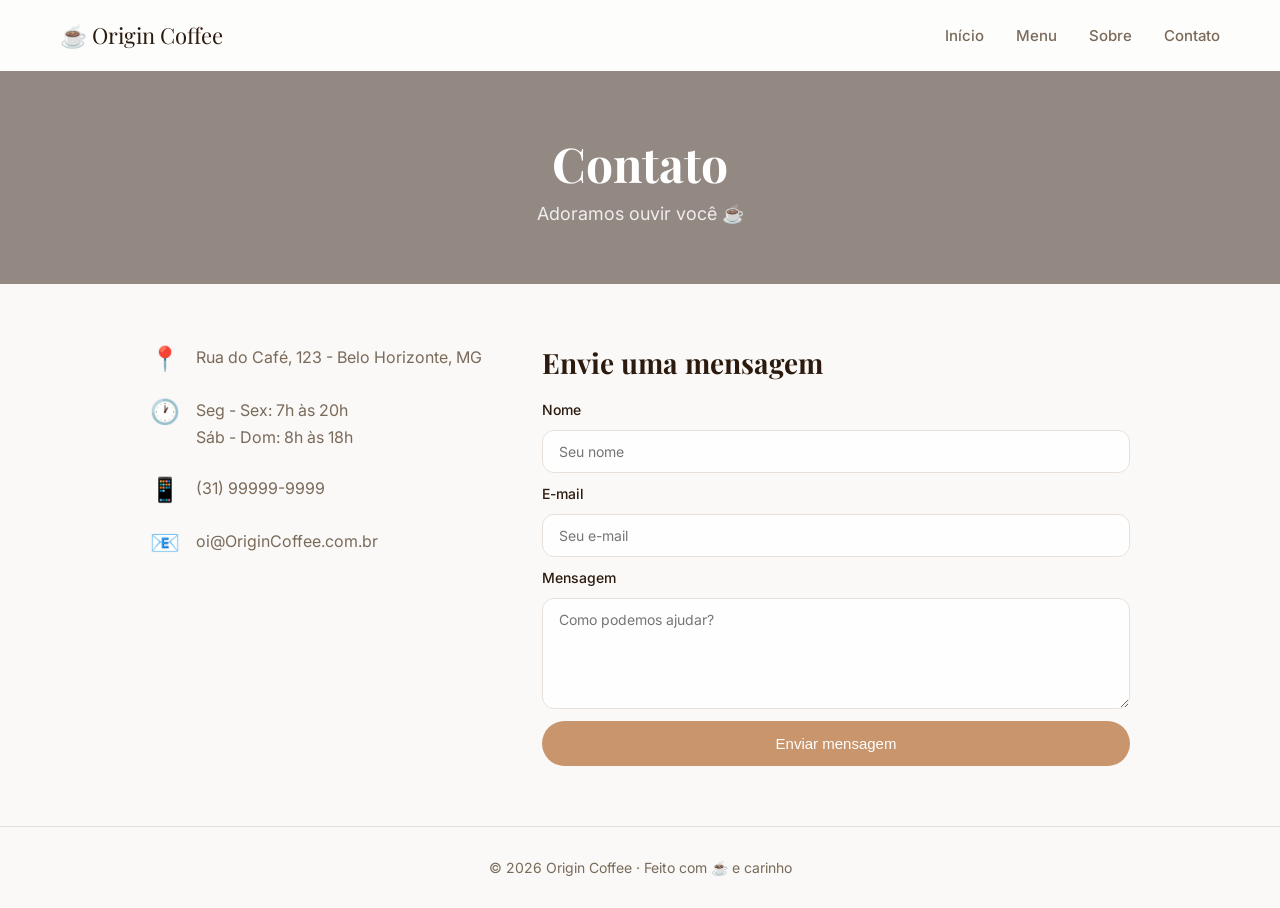
<file: contato.html>
<!DOCTYPE html>
<html lang="pt-BR">
<head>
  <meta charset="UTF-8">
  <meta name="viewport" content="width=device-width, initial-scale=1.0">
  <title>Contato - Origin Coffee</title>
  <link rel="stylesheet" href="style.css">
  <link href="https://fonts.googleapis.com/css2?family=Playfair+Display:wght@400;700&family=Inter:wght@300;400;500&display=swap" rel="stylesheet">
</head>
<body>

  <nav>
    <div class="logo">☕ Origin Coffee</div>
    <ul>
      <li><a href="index.html">Início</a></li>
      <li><a href="menu.html">Menu</a></li>
      <li><a href="sobre.html">Sobre</a></li>
      <li><a href="contato.html">Contato</a></li>
    </ul>
  </nav>

  <section class="page-header">
    <h1>Contato</h1>
    <p>Adoramos ouvir você ☕</p>
  </section>

  <main class="contato-page">

    <div class="contato-info">
      <div class="info-item">
        <span>📍</span>
        <p>Rua do Café, 123 - Belo Horizonte, MG</p>
      </div>
      <div class="info-item">
        <span>🕐</span>
        <p>Seg - Sex: 7h às 20h<br>Sáb - Dom: 8h às 18h</p>
      </div>
      <div class="info-item">
        <span>📱</span>
        <p>(31) 99999-9999</p>
      </div>
      <div class="info-item">
        <span>📧</span>
        <p>oi@OriginCoffee.com.br</p>
      </div>
    </div>

    <form class="contato-form">
      <h2>Envie uma mensagem</h2>
      <label for="nome">Nome</label>
      <input type="text" id="nome" placeholder="Seu nome"/>

      <label for="email">E-mail</label>
      <input type="email" id="email" placeholder="Seu e-mail"/>

      <label for="mensagem">Mensagem</label>
      <textarea id="mensagem" rows="5" placeholder="Como podemos ajudar?"></textarea>

      <button type="submit" class="btn">Enviar mensagem</button>
    </form>

  </main>

  <footer>
    <p>© 2026 Origin Coffee · Feito com ☕ e carinho</p>
  </footer>

</body>
</html>
</file>
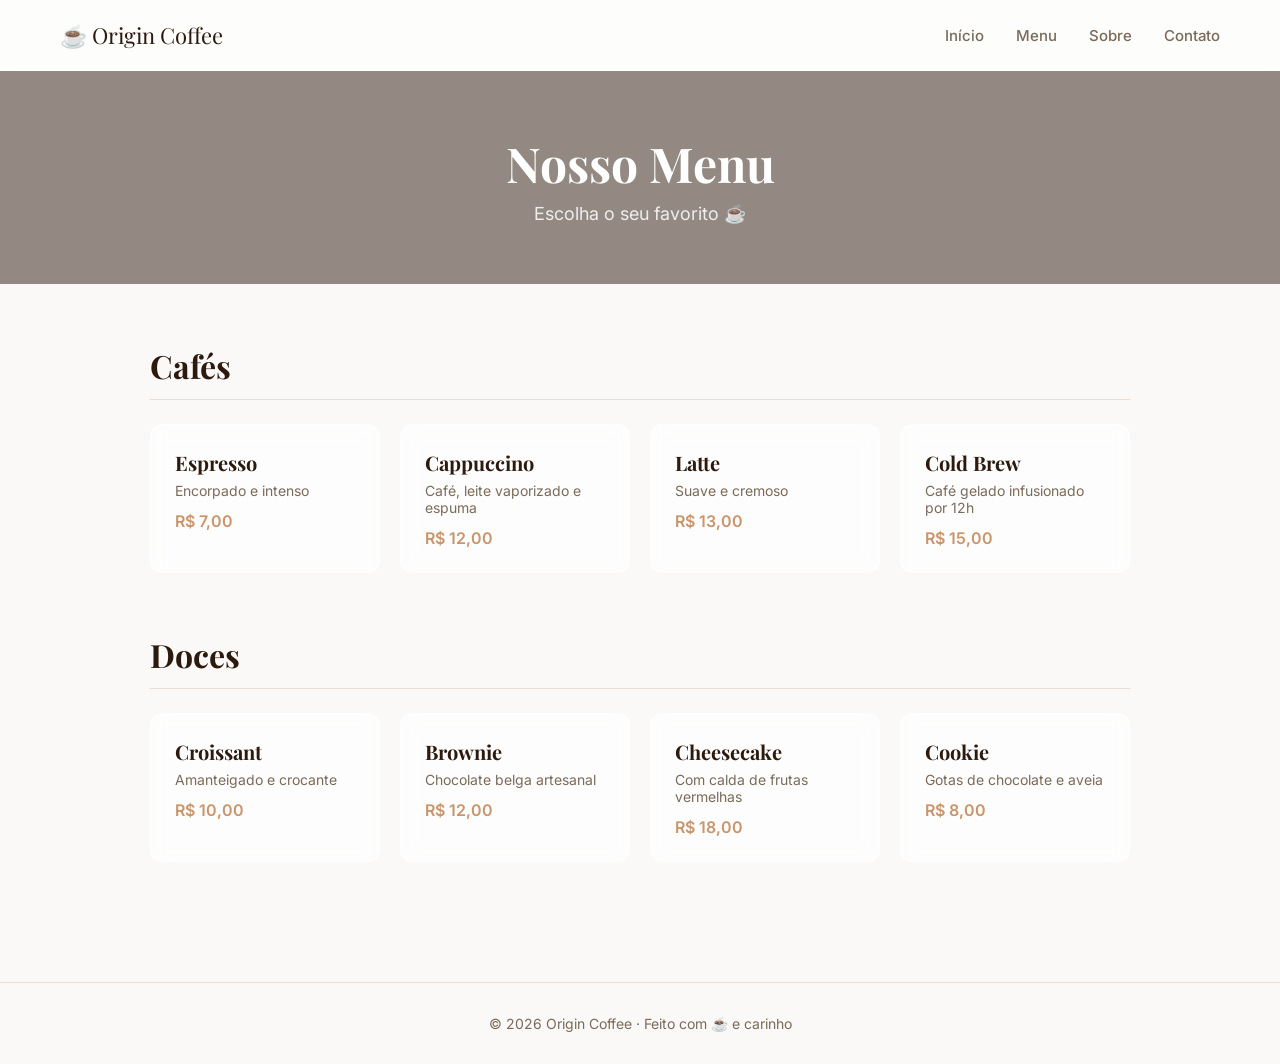
<file: menu.html>
<!DOCTYPE html>
<html lang="pt-BR">
<head>
  <meta charset="UTF-8">
  <meta name="viewport" content="width=device-width, initial-scale=1.0">
  <title>Menu - Origin Coffee</title>
  <link rel="stylesheet" href="style.css">
  <link href="https://fonts.googleapis.com/css2?family=Playfair+Display:wght@400;700&family=Inter:wght@300;400;500&display=swap" rel="stylesheet">
</head>
<body>

  <nav>
    <div class="logo">☕ Origin Coffee</div>
    <ul>
      <li><a href="index.html">Início</a></li>
      <li><a href="menu.html">Menu</a></li>
      <li><a href="sobre.html">Sobre</a></li>
      <li><a href="contato.html">Contato</a></li>
    </ul>
  </nav>

  <section class="page-header">
    <h1>Nosso Menu</h1>
    <p>Escolha o seu favorito ☕</p>
  </section>

  <main class="menu-page">

    <div class="menu-categoria">
      <h2>Cafés</h2>
      <div class="menu-grid">
        <div class="menu-item">
          <h3>Espresso</h3>
          <p>Encorpado e intenso</p>
          <span>R$ 7,00</span>
        </div>
        <div class="menu-item">
          <h3>Cappuccino</h3>
          <p>Café, leite vaporizado e espuma</p>
          <span>R$ 12,00</span>
        </div>
        <div class="menu-item">
          <h3>Latte</h3>
          <p>Suave e cremoso</p>
          <span>R$ 13,00</span>
        </div>
        <div class="menu-item">
          <h3>Cold Brew</h3>
          <p>Café gelado infusionado por 12h</p>
          <span>R$ 15,00</span>
        </div>
      </div>
    </div>

    <div class="menu-categoria">
      <h2>Doces</h2>
      <div class="menu-grid">
        <div class="menu-item">
          <h3>Croissant</h3>
          <p>Amanteigado e crocante</p>
          <span>R$ 10,00</span>
        </div>
        <div class="menu-item">
          <h3>Brownie</h3>
          <p>Chocolate belga artesanal</p>
          <span>R$ 12,00</span>
        </div>
        <div class="menu-item">
          <h3>Cheesecake</h3>
          <p>Com calda de frutas vermelhas</p>
          <span>R$ 18,00</span>
        </div>
        <div class="menu-item">
          <h3>Cookie</h3>
          <p>Gotas de chocolate e aveia</p>
          <span>R$ 8,00</span>
        </div>
      </div>
    </div>

  </main>

  <footer>
    <p>© 2026 Origin Coffee · Feito com ☕ e carinho</p>
  </footer>

</body>
</html>
</file>
<file: style.css>
* {
  margin: 0;
  padding: 0;
  box-sizing: border-box;
}

:root {
  --primary: #2c1a0e;
  --accent: #c8956c;
  --bg: #faf9f7;
  --bg2: #f2ede8;
  --text: #2c1a0e;
  --text-light: #7a6a5a;
  --radius: 12px;
  --glass: rgba(255, 255, 255, 0.25);
  --glass-border: rgba(255, 255, 255, 0.4);
}

body {
  font-family: 'Inter', sans-serif;
  background-color: var(--bg);
  color: var(--text);
}

/* NAVEGAÇÃO com glass */
nav {
  display: flex;
  justify-content: space-between;
  align-items: center;
  padding: 20px 60px;
  background: rgba(255, 255, 255, 0.6);
  backdrop-filter: blur(12px);
  -webkit-backdrop-filter: blur(12px);
  border-bottom: 1px solid var(--glass-border);
  position: sticky;
  top: 0;
  z-index: 100;
}

.logo {
  font-family: 'Playfair Display', serif;
  font-size: 22px;
  color: var(--primary);
}

nav ul {
  display: flex;
  list-style: none;
  gap: 32px;
}

nav ul a {
  text-decoration: none;
  color: var(--text-light);
  font-size: 15px;
  font-weight: 500;
  transition: color 0.3s;
}

nav ul a:hover {
  color: var(--accent);
}

/* HERO */
.hero {
  height: 90vh;
  background: linear-gradient(rgba(44,26,14,0.45), rgba(44,26,14,0.45)),
    url('https://images.unsplash.com/photo-1447933601403-0c6688de566e?w=1400') center/cover no-repeat;
  display: flex;
  align-items: center;
  justify-content: center;
  text-align: center;
}

.hero-content {
  color: white;
}

.subtitulo {
  font-size: 14px;
  letter-spacing: 6px;
  text-transform: uppercase;
  margin-bottom: 12px;
  opacity: 0.8;
}

.hero-content h1 {
  font-family: 'Playfair Display', serif;
  font-size: 80px;
  margin-bottom: 16px;
}

.descricao {
  font-size: 18px;
  opacity: 0.85;
  margin-bottom: 40px;
}

/* BOTÕES */
.btn {
  background-color: var(--accent);
  color: white;
  padding: 14px 36px;
  border-radius: 40px;
  text-decoration: none;
  font-weight: 500;
  border: none;
  cursor: pointer;
  font-size: 15px;
  transition: background 0.3s;
  display: inline-block;
}

.btn:hover {
  background-color: #b07d55;
}

.btn-outline {
  border: 2px solid var(--accent);
  color: var(--accent);
  padding: 12px 28px;
  border-radius: 40px;
  text-decoration: none;
  font-weight: 500;
  transition: all 0.3s;
  display: inline-block;
}

.btn-outline:hover {
  background-color: var(--accent);
  color: white;
}

/* DESTAQUES com glassmorphism */
.destaques {
  display: flex;
  justify-content: center;
  gap: 32px;
  padding: 80px 60px;
  flex-wrap: wrap;
  background: linear-gradient(rgba(44,26,14,0.5), rgba(44,26,14,0.5)),
    url('https://images.unsplash.com/photo-1442512595331-e89e73853f31?w=1400') center/cover no-repeat fixed;
}

.card {
  text-align: center;
  max-width: 260px;
  background: var(--glass);
  backdrop-filter: blur(16px);
  -webkit-backdrop-filter: blur(16px);
  border: 1px solid var(--glass-border);
  border-radius: 20px;
  padding: 40px 32px;
  color: white;
  transition: transform 0.3s;
}

.card:hover {
  transform: translateY(-6px);
}

.card span {
  font-size: 40px;
  display: block;
  margin-bottom: 16px;
}

.card h3 {
  font-family: 'Playfair Display', serif;
  font-size: 22px;
  margin-bottom: 8px;
}

.card p {
  opacity: 0.85;
  line-height: 1.7;
  font-size: 14px;
}

/* SOBRE HOME */
.sobre-home {
  display: flex;
  align-items: center;
  gap: 60px;
  padding: 80px 60px;
  background-color: var(--bg2);
  flex-wrap: wrap;
}

.sobre-texto {
  flex: 1;
  min-width: 280px;
}

.sobre-texto h2 {
  font-family: 'Playfair Display', serif;
  font-size: 40px;
  margin-bottom: 16px;
}

.sobre-texto p {
  color: var(--text-light);
  line-height: 1.8;
  margin-bottom: 24px;
}

.sobre-img {
  flex: 1;
  min-width: 280px;
}

.sobre-img img {
  width: 100%;
  border-radius: var(--radius);
  object-fit: cover;
  height: 400px;
}

/* PAGE HEADER */
.page-header {
  text-align: center;
  padding: 60px 40px;
  background: linear-gradient(rgba(44,26,14,0.5), rgba(44,26,14,0.5)),
    url('https://images.unsplash.com/photo-1442512595331-e89e73853f31?w=1400') center/cover no-repeat;
  color: white;
}

.page-header h1 {
  font-family: 'Playfair Display', serif;
  font-size: 48px;
  margin-bottom: 8px;
}

.page-header p {
  opacity: 0.85;
  font-size: 18px;
}

/* MENU PAGE */
.menu-page {
  padding: 60px;
  max-width: 1100px;
  margin: 0 auto;
}

.menu-categoria {
  margin-bottom: 60px;
}

.menu-categoria h2 {
  font-family: 'Playfair Display', serif;
  font-size: 32px;
  margin-bottom: 24px;
  padding-bottom: 12px;
  border-bottom: 1px solid #e8e0d8;
}

.menu-grid {
  display: grid;
  grid-template-columns: repeat(auto-fit, minmax(220px, 1fr));
  gap: 20px;
}

.menu-item {
  background: rgba(255, 255, 255, 0.7);
  backdrop-filter: blur(8px);
  -webkit-backdrop-filter: blur(8px);
  border: 1px solid var(--glass-border);
  border-radius: var(--radius);
  padding: 24px;
  transition: transform 0.3s;
}

.menu-item:hover {
  transform: translateY(-4px);
}

.menu-item h3 {
  font-family: 'Playfair Display', serif;
  font-size: 20px;
  margin-bottom: 6px;
}

.menu-item p {
  color: var(--text-light);
  font-size: 14px;
  margin-bottom: 12px;
}

.menu-item span {
  color: var(--accent);
  font-weight: 600;
  font-size: 16px;
}

/* SOBRE PAGE */
.sobre-page {
  padding: 60px;
  max-width: 1100px;
  margin: 0 auto;
}

.sobre-bloco {
  display: flex;
  gap: 60px;
  align-items: center;
  margin-bottom: 60px;
  flex-wrap: wrap;
}

.sobre-bloco img {
  width: 400px;
  border-radius: var(--radius);
  object-fit: cover;
  height: 300px;
}

.sobre-bloco-texto h2 {
  font-family: 'Playfair Display', serif;
  font-size: 36px;
  margin-bottom: 16px;
}

.sobre-bloco-texto p {
  color: var(--text-light);
  line-height: 1.8;
  margin-bottom: 16px;
}

.valores {
  display: flex;
  gap: 24px;
  flex-wrap: wrap;
}

.valor-card {
  flex: 1;
  min-width: 200px;
  background: rgba(255, 255, 255, 0.7);
  backdrop-filter: blur(8px);
  -webkit-backdrop-filter: blur(8px);
  border: 1px solid var(--glass-border);
  border-radius: var(--radius);
  padding: 32px 24px;
  text-align: center;
  transition: transform 0.3s;
}

.valor-card:hover {
  transform: translateY(-4px);
}

.valor-card span {
  font-size: 36px;
  display: block;
  margin-bottom: 12px;
}

.valor-card h3 {
  font-family: 'Playfair Display', serif;
  font-size: 20px;
  margin-bottom: 8px;
}

.valor-card p {
  color: var(--text-light);
  line-height: 1.7;
}

/* CONTATO PAGE */
.contato-page {
  display: flex;
  gap: 60px;
  padding: 60px;
  max-width: 1100px;
  margin: 0 auto;
  flex-wrap: wrap;
}

.contato-info {
  display: flex;
  flex-direction: column;
  gap: 24px;
  min-width: 240px;
}

.info-item {
  display: flex;
  align-items: flex-start;
  gap: 16px;
}

.info-item span {
  font-size: 24px;
}

.info-item p {
  color: var(--text-light);
  line-height: 1.7;
}

.contato-form {
  flex: 1;
  display: flex;
  flex-direction: column;
  gap: 12px;
  min-width: 280px;
}

.contato-form h2 {
  font-family: 'Playfair Display', serif;
  font-size: 28px;
  margin-bottom: 8px;
}

.contato-form label {
  font-size: 14px;
  font-weight: 500;
  color: var(--text);
}

.contato-form input,
.contato-form textarea {
  padding: 12px 16px;
  border: 1px solid #e8e0d8;
  border-radius: var(--radius);
  font-family: 'Inter', sans-serif;
  font-size: 14px;
  background: rgba(255, 255, 255, 0.8);
  backdrop-filter: blur(8px);
  transition: border 0.3s;
}

.contato-form input:focus,
.contato-form textarea:focus {
  outline: none;
  border-color: var(--accent);
}

/* FOOTER */
footer {
  text-align: center;
  padding: 32px;
  border-top: 1px solid #e8e0d8;
  color: var(--text-light);
  font-size: 14px;
}

/* MEDIA QUERIES */
@media (max-width: 768px) {
  nav {
    padding: 16px 24px;
  }

  nav ul {
    gap: 16px;
  }

  .hero-content h1 {
    font-size: 42px;
  }

  .destaques,
  .sobre-home,
  .menu-page,
  .sobre-page,
  .contato-page {
    padding: 40px 24px;
  }

  .sobre-bloco img {
    width: 100%;
  }
}
</file>
